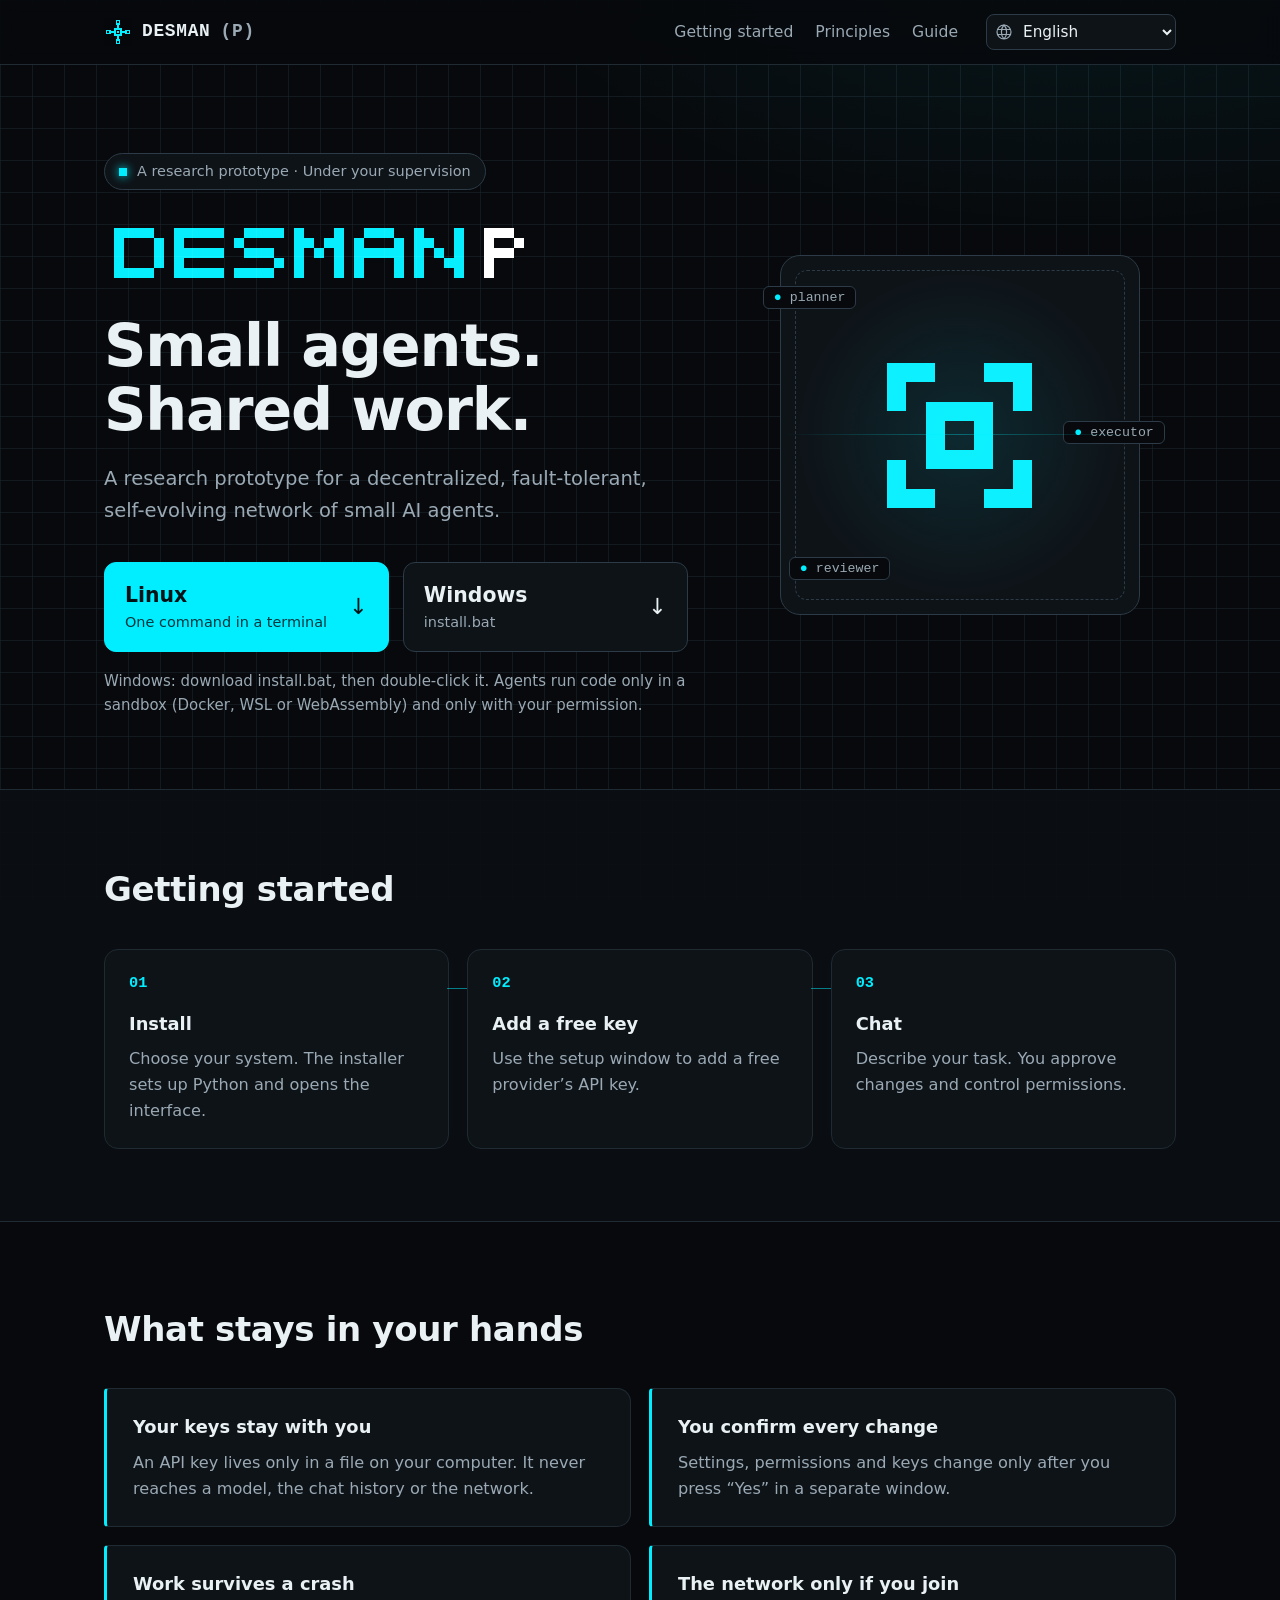
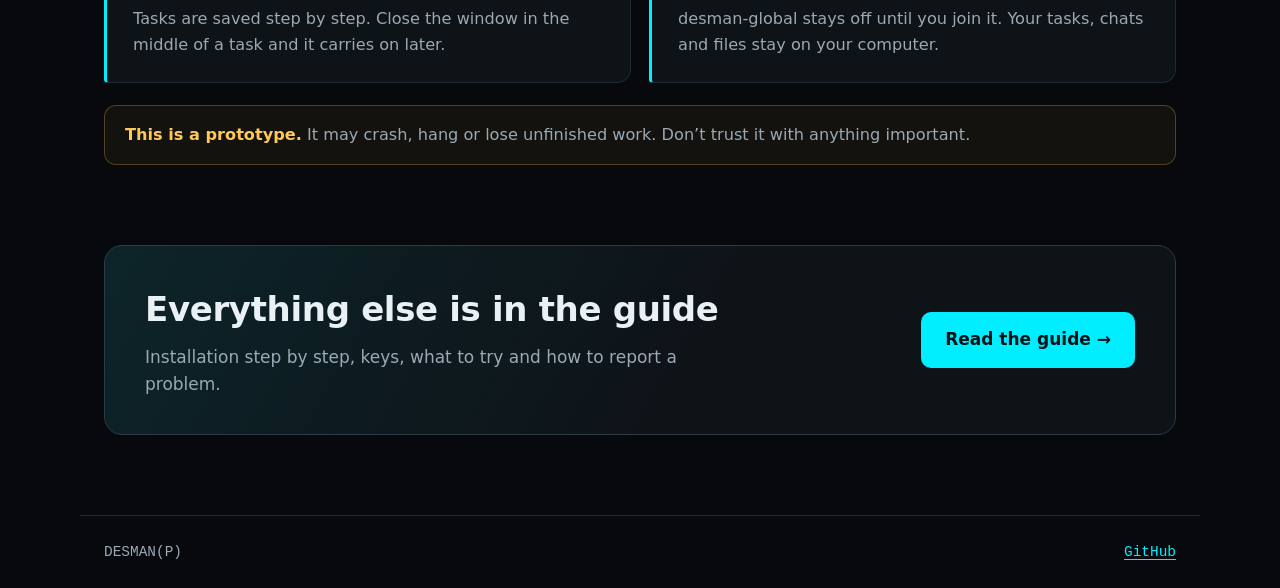
<file: site/index.html>
<!doctype html>
<html lang="en">
<head>
  <meta charset="utf-8">
  <meta name="viewport" content="width=device-width,initial-scale=1">
  <meta name="description" content="DESMAN: a research prototype for a network of small AI agents under human supervision.">
  <meta name="theme-color" content="#07090c">
  <title>DESMAN(P)</title>
  <link rel="icon" href="img/logo.png">
  <link rel="stylesheet" href="style.css">
  <script src="i18n.js" defer></script>
  <script src="app.js" defer></script>
</head>
<body>
  <a class="skip" href="#main" data-i18n="skip">Skip to content</a>
  <header class="top">
    <div class="wrap top-row">
      <a class="brand" href="#"><img src="img/logo.png" alt="" width="28" height="28">DESMAN<span>(P)</span></a>
      <nav aria-label="Sections">
        <a href="#start" data-i18n="nav_start">Getting started</a>
        <a href="#principles" data-i18n="nav_principles">Principles</a>
        <a class="guide-link" href="https://github.com/Temporary-Bot-5/DESMAN-P/blob/master/docs/guide-en.md" data-i18n="nav_guide">Guide</a>
      </nav>
      <label class="language"><span class="sr" data-i18n="language">Language</span>
        <svg aria-hidden="true" viewBox="0 0 16 16" width="16" height="16"><path d="M8 1a7 7 0 1 0 0 14A7 7 0 0 0 8 1Zm0 0c2 2 2.6 4.3 2.6 7S10 13 8 15M8 1C6 3 5.4 5.3 5.4 8S6 13 8 15M1.5 5.5h13M1.5 10.5h13" fill="none" stroke="currentColor" stroke-width="1.2"/></svg>
        <select id="language">
          <option value="en">English</option>
          <option value="ru">Русский</option>
          <option value="uk">Українська</option>
          <option value="de">Deutsch</option>
          <option value="fr">Français</option>
          <option value="es">Español</option>
          <option value="pt">Português (Brasil)</option>
          <option value="pl">Polski</option>
          <option value="tr">Türkçe</option>
          <option value="zh">简体中文</option>
          <option value="ja">日本語</option>
          <option value="ko">한국어</option>
          <option value="hi">हिन्दी</option>
        </select>
      </label>
    </div>
  </header>

  <main id="main">
    <section class="hero wrap">
      <div class="hero-text">
        <p class="eyebrow"><span class="dot" aria-hidden="true"></span><span data-i18n="eyebrow">A research prototype · Under your supervision</span></p>
        <h1><img class="wordmark" src="img/banner.png" alt="DESMAN(P)" width="430" height="70"><span data-i18n="title">Small agents. Shared work.</span></h1>
        <p class="intro" data-i18n="intro">A research prototype for a decentralized, fault-tolerant, self-evolving network of small AI agents.</p>
        <div class="downloads">
          <button id="linux" class="download" type="button" aria-expanded="false" aria-controls="linux-command">
            <span class="os">Linux</span><span class="meta" data-i18n="linux_meta">One command in a terminal</span><span class="arrow" aria-hidden="true">↓</span>
          </button>
          <a class="download" href="install.bat" download="install.bat">
            <span class="os">Windows</span><span class="meta">install.bat</span><span class="arrow" aria-hidden="true">↓</span>
          </a>
        </div>
        <div id="linux-command" class="terminal" hidden>
          <p data-i18n="linux_text">Paste this command into a terminal. It asks before installing uv; --yes skips the question (see the guide).</p>
          <div class="command-row">
            <code id="command">(f="$(mktemp)" &amp;&amp; trap 'rm -f "$f"' EXIT &amp;&amp; curl -fsSL https://raw.githubusercontent.com/Temporary-Bot-5/DESMAN-P/master/install/install.sh -o "$f" &amp;&amp; sh "$f")</code>
            <button id="copy" type="button" data-i18n="copy">Copy</button>
          </div>
          <p id="copy-status" class="status" role="status"></p>
        </div>
        <p class="note" data-i18n="windows_note">Windows: download install.bat, then double-click it. Agents run code only in a sandbox (Docker, WSL or WebAssembly) and only with your permission.</p>
      </div>
      <figure class="hero-art" aria-hidden="true">
        <div class="frame">
          <img src="img/module.png" alt="" width="17" height="17">
          <span class="tag t1">planner</span><span class="tag t2">executor</span><span class="tag t3">reviewer</span>
        </div>
      </figure>
    </section>

    <section id="start" class="band">
      <div class="wrap">
        <h2 data-i18n="steps_title">Getting started</h2>
        <ol class="steps">
          <li><span class="num" aria-hidden="true">01</span><h3 data-i18n="step1">Install</h3><p data-i18n="step1_text">Choose your system. The installer sets up Python and opens the interface.</p></li>
          <li><span class="num" aria-hidden="true">02</span><h3 data-i18n="step2">Add a free key</h3><p data-i18n="step2_text">Use the setup window to add a free provider’s API key.</p></li>
          <li><span class="num" aria-hidden="true">03</span><h3 data-i18n="step3">Chat</h3><p data-i18n="step3_text">Describe your task. You approve changes and control permissions.</p></li>
        </ol>
      </div>
    </section>

    <section id="principles" class="wrap">
      <h2 data-i18n="principles_title">What stays in your hands</h2>
      <div class="cards">
        <article><h3 data-i18n="keys">Your keys stay with you</h3><p data-i18n="keys_text">An API key lives only in a file on your computer. It never reaches a model, the chat history or the network.</p></article>
        <article><h3 data-i18n="confirm">You confirm every change</h3><p data-i18n="confirm_text">Settings, permissions and keys change only after you press “Yes” in a separate window.</p></article>
        <article><h3 data-i18n="resume">Work survives a crash</h3><p data-i18n="resume_text">Tasks are saved step by step. Close the window in the middle of a task and it carries on later.</p></article>
        <article><h3 data-i18n="network">The network only if you join</h3><p data-i18n="network_text">desman-global stays off until you join it. Your tasks, chats and files stay on your computer.</p></article>
      </div>
      <p class="warning"><strong data-i18n="warning_title">This is a prototype.</strong> <span data-i18n="warning_text">It may crash, hang or lose unfinished work. Don’t trust it with anything important.</span></p>
    </section>

    <section class="wrap">
      <div class="guide">
        <div>
          <h2 data-i18n="guide_title">Everything else is in the guide</h2>
          <p data-i18n="guide_text">Installation step by step, keys, what to try and how to report a problem.</p>
        </div>
        <a class="cta guide-link" href="https://github.com/Temporary-Bot-5/DESMAN-P/blob/master/docs/guide-en.md" data-i18n="guide_link">Read the guide →</a>
      </div>
    </section>
    <noscript><p class="wrap">Enable JavaScript for other languages and the Linux command. / Включите JavaScript для других языков и команды Linux. <a href="https://github.com/Temporary-Bot-5/DESMAN-P/blob/master/docs/guide-en.md">Guide</a> · <a href="https://github.com/Temporary-Bot-5/DESMAN-P/blob/master/docs/guide-ru.md">Руководство</a></p></noscript>
  </main>
  <footer class="wrap">
    <span>DESMAN(P)</span>
    <a href="https://github.com/Temporary-Bot-5/DESMAN-P">GitHub</a>
  </footer>
</body>
</html>
</file>
<file: site/style.css>
/* DESMAN(P) site: the app's pixel look — black, cyan #00eeff, white. */
:root {
  color-scheme: dark;
  --bg: #07090c;
  --surface: #0e1318;
  --surface-2: #141b22;
  --line: #1f2a33;
  --line-strong: #2c3b47;
  --text: #e9f1f5;
  --muted: #9aa9b4;
  --accent: #00eeff;
  --accent-dim: #00eeff1f;
  --warn: #ffc857;
  --mono: ui-monospace, "SFMono-Regular", "Cascadia Mono", Consolas, monospace;
  font: 17px/1.6 system-ui, -apple-system, "Segoe UI", "Noto Sans", sans-serif;
  background: var(--bg);
  color: var(--text);
}
* { box-sizing: border-box; }
body {
  margin: 0;
  background:
    radial-gradient(900px 480px at 85% -10%, #00eeff14, transparent 70%),
    linear-gradient(#1f2a3380 1px, transparent 1px) 0 0 / 32px 32px,
    linear-gradient(90deg, #1f2a3380 1px, transparent 1px) 0 0 / 32px 32px,
    var(--bg);
  background-attachment: fixed;
  overflow-x: hidden;
}
body::before { /* fade the grid out below the first screen */
  content: ""; position: fixed; inset: 0; z-index: -1;
  background: linear-gradient(transparent 0, var(--bg) 80vh);
  pointer-events: none;
}
main, footer { position: relative; }
img { image-rendering: pixelated; mix-blend-mode: screen; } /* the pixel art is drawn on black */
a { color: var(--accent); text-underline-offset: .22em; }
:focus-visible { outline: 2px solid var(--accent); outline-offset: 3px; border-radius: 4px; }
.wrap { max-width: 1120px; margin: 0 auto; padding-inline: 24px; }
.sr { position: absolute; width: 1px; height: 1px; overflow: hidden; clip: rect(0 0 0 0); white-space: nowrap; }
.skip { position: absolute; left: 16px; top: -48px; background: var(--accent); color: #000; padding: 8px 14px; border-radius: 6px; z-index: 10; }
.skip:focus { top: 12px; }

/* Header */
.top { position: sticky; top: 0; z-index: 5; background: #07090cd9; backdrop-filter: blur(10px); border-bottom: 1px solid var(--line); }
.top-row { display: flex; align-items: center; gap: 28px; height: 64px; }
.brand { display: flex; align-items: center; gap: 10px; color: var(--text); text-decoration: none; font: 700 1.05rem/1 var(--mono); letter-spacing: .04em; }
.brand span { color: var(--muted); }
nav { display: flex; gap: 22px; margin-left: auto; }
nav a { color: var(--muted); text-decoration: none; font-size: .92rem; }
nav a:hover { color: var(--text); }
.language { position: relative; display: flex; align-items: center; color: var(--muted); }
.language svg { position: absolute; left: 10px; pointer-events: none; }
select {
  font: inherit; font-size: .9rem; color: var(--text); background: var(--surface); cursor: pointer;
  border: 1px solid var(--line-strong); border-radius: 8px; padding: 7px 12px 7px 32px; max-width: 190px;
}
select:hover { border-color: var(--accent); }

/* Hero */
.hero { display: grid; grid-template-columns: minmax(0, 1.35fr) minmax(0, 1fr); gap: 56px; align-items: center; padding-block: 88px 72px; }
.eyebrow { display: inline-flex; align-items: center; gap: 10px; margin: 0 0 28px; padding: 6px 14px; border: 1px solid var(--line-strong); border-radius: 999px; background: var(--surface); color: var(--muted); font-size: .85rem; }
.dot { width: 8px; height: 8px; background: var(--accent); box-shadow: 0 0 10px var(--accent); animation: blink 2.4s steps(2, jump-none) infinite; }
@keyframes blink { 50% { opacity: .25; } }
h1, h2 { text-wrap: balance; }
:lang(ko) { word-break: keep-all; }
h1 { margin: 0; font-size: clamp(2.1rem, 4.6vw, 3.5rem); line-height: 1.08; letter-spacing: -.02em; font-weight: 750; }
.wordmark { display: block; width: min(100%, 430px); height: auto; margin-bottom: 26px; }
.intro { max-width: 600px; margin: 22px 0 0; font-size: 1.15rem; color: var(--muted); }
.downloads { display: grid; grid-template-columns: repeat(2, minmax(0, 290px)); gap: 14px; margin-top: 36px; }
.download {
  display: grid; grid-template-columns: 1fr auto; grid-template-rows: auto auto; align-items: center; column-gap: 16px;
  padding: 16px 20px; border-radius: 12px; border: 1px solid var(--line-strong); background: var(--surface);
  color: var(--text); text-decoration: none; text-align: left; font: inherit; cursor: pointer;
  transition: border-color .15s, background .15s, transform .15s;
}
.download:hover { border-color: var(--accent); background: var(--surface-2); transform: translateY(-1px); }
#linux .meta { font-family: inherit; }
.download:first-child { background: var(--accent); border-color: var(--accent); color: #001417; }
.download:first-child .meta { color: #00363d; }
.download:first-child:hover { background: #5ff5ff; }
.os { font-weight: 750; font-size: 1.2rem; }
.meta { grid-row: 2; font-size: .85rem; color: var(--muted); }
.arrow { grid-row: 1 / 3; grid-column: 2; font-size: 1.3rem; }
#linux[aria-expanded="true"] .arrow { transform: rotate(180deg); }
.terminal { margin-top: 16px; padding: 18px 20px; border: 1px solid var(--line-strong); border-radius: 12px; background: #000; max-width: 640px; }
.terminal p { margin: 0; color: var(--muted); font-size: .92rem; }
.command-row { display: flex; gap: 12px; align-items: flex-start; margin-top: 14px; }
code { flex: 1; min-width: 0; font: .86rem/1.7 var(--mono); color: var(--accent); overflow-wrap: anywhere; }
code::before { content: "$ "; color: var(--muted); }
#copy { flex: none; font: inherit; font-size: .85rem; padding: 6px 14px; border-radius: 8px; border: 1px solid var(--line-strong); background: var(--surface-2); color: var(--text); cursor: pointer; }
#copy:hover { border-color: var(--accent); }
.terminal .status { margin-top: 8px; color: var(--accent); min-height: 1.2em; font-size: .85rem; }
.note { max-width: 600px; margin: 18px 0 0; font-size: .88rem; color: var(--muted); }

.hero-art { margin: 0; display: flex; justify-content: center; }
.frame {
  position: relative; width: min(100%, 360px); aspect-ratio: 1; display: grid; place-items: center;
  border: 1px solid var(--line-strong); border-radius: 20px;
  background: radial-gradient(circle at 50% 50%, #00eeff1a, transparent 65%), var(--surface);
}
.frame::before, .frame::after { content: ""; position: absolute; inset: 14px; border: 1px dashed var(--line-strong); border-radius: 12px; }
.frame::after { inset: auto 0 50%; height: 1px; border: 0; background: linear-gradient(90deg, transparent, #00eeff55, transparent); animation: scan 4s ease-in-out infinite; }
@keyframes scan { 0%, 100% { transform: translateY(-110px); opacity: 0; } 50% { transform: translateY(110px); opacity: 1; } }
.frame img { width: 46%; height: auto; }
.tag { position: absolute; padding: 3px 10px; border: 1px solid var(--line-strong); border-radius: 6px; background: var(--bg); color: var(--muted); font: .78rem var(--mono); }
.tag::before { content: "● "; color: var(--accent); }
.t1 { top: 30px; left: -18px; } .t2 { top: 46%; right: -26px; } .t3 { bottom: 34px; left: 8px; }

/* Sections */
h2 { margin: 0 0 32px; font-size: clamp(1.5rem, 3vw, 2rem); letter-spacing: -.01em; }
h3 { margin: 0 0 8px; font-size: 1.05rem; }
section p { margin: 0; }
.band { padding-block: 72px; border-block: 1px solid var(--line); background: #0b0f13e6; }
.steps { list-style: none; margin: 0; padding: 0; display: grid; grid-template-columns: repeat(3, minmax(0, 1fr)); gap: 18px; counter-reset: none; }
.steps li { position: relative; padding: 24px; border: 1px solid var(--line); border-radius: 14px; background: var(--surface); }
.steps li:not(:last-child)::after { content: ""; position: absolute; top: 38px; right: -19px; width: 20px; height: 1px; background: var(--accent); opacity: .5; }
.num { display: block; margin-bottom: 18px; font: 700 .9rem var(--mono); color: var(--accent); }
.steps p, .cards p { color: var(--muted); font-size: .95rem; }

#principles { padding-block: 80px 40px; }
.cards { display: grid; grid-template-columns: repeat(2, minmax(0, 1fr)); gap: 18px; }
.cards article { padding: 24px 24px 24px 26px; border: 1px solid var(--line); border-left: 3px solid var(--accent); border-radius: 4px 14px 14px 4px; background: var(--surface); }
.warning { margin-top: 22px; padding: 16px 20px; border: 1px solid #ffc85744; border-radius: 12px; background: #ffc8570d; color: var(--muted); font-size: .95rem; }
.warning strong { color: var(--warn); }

.guide {
  display: flex; align-items: center; justify-content: space-between; gap: 32px; margin-block: 40px 80px; padding: 36px 40px;
  border: 1px solid var(--line-strong); border-radius: 18px;
  background: linear-gradient(120deg, #00eeff14, transparent 55%), var(--surface);
}
.guide h2 { margin-bottom: 8px; }
.guide p { color: var(--muted); max-width: 560px; }
.cta { flex: none; padding: 14px 24px; border-radius: 10px; background: var(--accent); color: #001417; font-weight: 700; text-decoration: none; white-space: nowrap; }
.cta:hover { background: #5ff5ff; }

footer { display: flex; justify-content: space-between; gap: 16px; padding-block: 28px; border-top: 1px solid var(--line); color: var(--muted); font: .85rem var(--mono); }

@media (max-width: 900px) {
  .hero { grid-template-columns: 1fr; padding-block: 56px 48px; gap: 40px; }
  .hero-art { display: none; }
  .steps { grid-template-columns: 1fr; }
  .steps li:not(:last-child)::after { display: none; }
  .guide { flex-direction: column; align-items: flex-start; padding: 28px; }
  .cta { white-space: normal; }
}
@media (max-width: 640px) {
  .wrap { padding-inline: 16px; }
  nav { display: none; }
  .language { margin-left: auto; }
  .downloads, .cards { grid-template-columns: 1fr; }
  .command-row { flex-direction: column; }
}
@media (prefers-reduced-motion: reduce) {
  .dot, .frame::after { animation: none; }
  .download { transition: none; }
}
</file>
